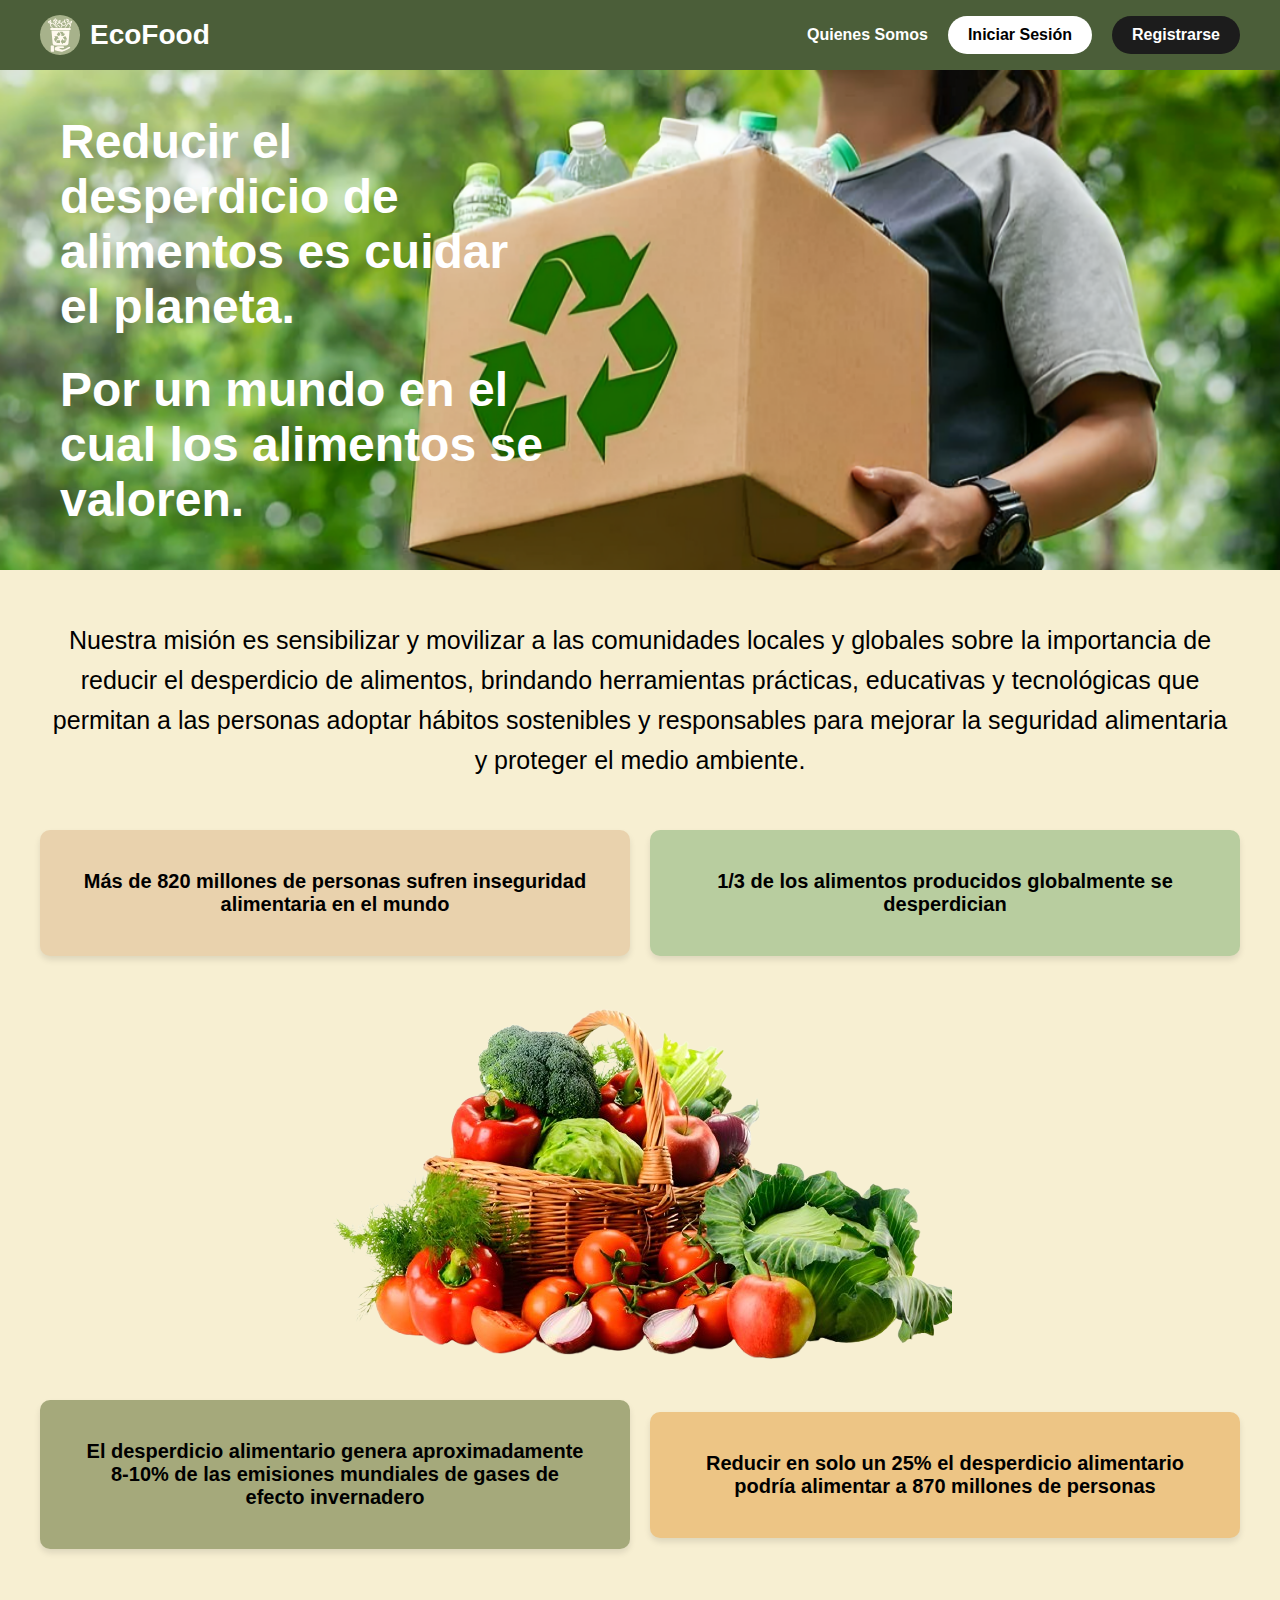
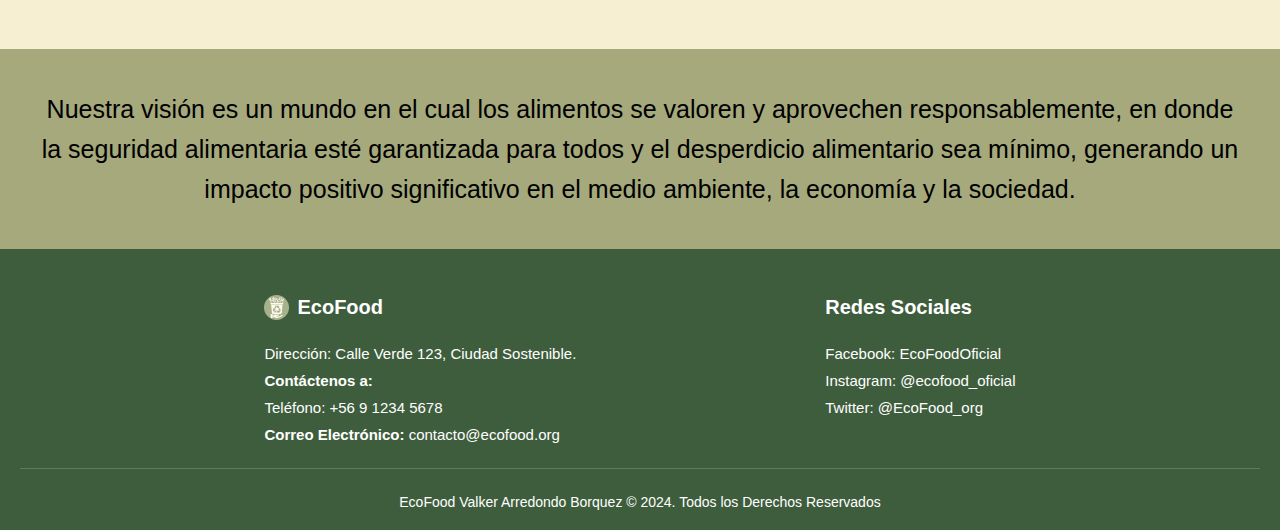
<file: Index.html>
<!DOCTYPE html>
<html lang="es">
<head>
  <meta charset="UTF-8">
  <title>EcoFood</title>
  <link rel="icon" href="Assets/img/IconoPestaña.ico">
  <link rel="stylesheet" href="css/Index.css">
</head>
<body>

  <header class="Barra-Nav">
    <div class="logo">
      <img src="Assets/img/Icono.svg" alt="Logo de EcoFood">
      <span>EcoFood</span>
    </div>
    <nav class="Links-Nav">
      <a href="Quienes Somos.html">Quienes Somos</a>
      <a href="Login.html" class="btn iniciar-sesion-btn">Iniciar Sesión</a>
      <a href="Registrar.html" class="btn registrar-btn">Registrarse</a>
    </nav>
  </header>

  <section class="banner">
    <div class="banner-texto">
      <h1>Reducir el desperdicio de alimentos es cuidar el planeta.</h1>
      <br>
      <h1>Por un mundo en el cual los alimentos se valoren.</h1>
    </div>
  </section>

  <div class="Texto1">
    <p>
      Nuestra misión es sensibilizar y movilizar a las comunidades locales y globales sobre la importancia de reducir el desperdicio de alimentos, brindando herramientas prácticas, educativas y tecnológicas que permitan a las personas adoptar hábitos sostenibles y responsables para mejorar la seguridad alimentaria y proteger el medio ambiente.
    </p>
  </div>

  <div class="DatosImagenCentral">
    <div class="dato dato-izq-arriba">
      Más de 820 millones de personas sufren inseguridad alimentaria en el mundo
    </div>
    <div class="dato dato-der-arriba">
      1/3 de los alimentos producidos globalmente se desperdician
    </div>

    <div class="ImagenCentral">
      <img src="Assets/img/Verduras2.png" alt="Datos sobre el desperdicio de comida">
    </div>

    <div class="dato dato-izq-abajo">
      El desperdicio alimentario genera aproximadamente 8-10% de las emisiones mundiales de gases de efecto invernadero
    </div>
    <div class="dato dato-der-abajo">
      Reducir en solo un 25% el desperdicio alimentario podría alimentar a 870 millones de personas
    </div>
  </div>


  <div class="Texto2">
    <p>
      Nuestra visión es un mundo en el cual los alimentos se valoren y aprovechen responsablemente, en donde la seguridad alimentaria esté garantizada para todos y el desperdicio alimentario sea mínimo, generando un impacto positivo significativo en el medio ambiente, la economía y la sociedad.
    </p>
  </div>


  <footer class="footer">
    <div class="footer-container">

      <div class="footer-section">
        <h2>
          <img src="Assets/img/Icono.svg" alt="Logo de EcoFood" class="logo-footer">
          EcoFood
        </h2>
        <p>Dirección: Calle Verde 123, Ciudad Sostenible.</p>
        <p><strong>Contáctenos a:</strong></p>
        <p>Teléfono: +56 9 1234 5678</p>
        <p><strong>Correo Electrónico:</strong> contacto@ecofood.org</p>
      </div>

      <div class="footer-section">
        <h3>Redes Sociales</h3>
        <p>Facebook: EcoFoodOficial</p>
        <p>Instagram: @ecofood_oficial</p>
        <p>Twitter: @EcoFood_org</p>
      </div>
    </div>

    <div class="footer-bottom">
      <p>EcoFood Valker Arredondo Borquez © 2024. Todos los Derechos Reservados</p>
    </div>
  </footer>
</body>
</html>
</file>
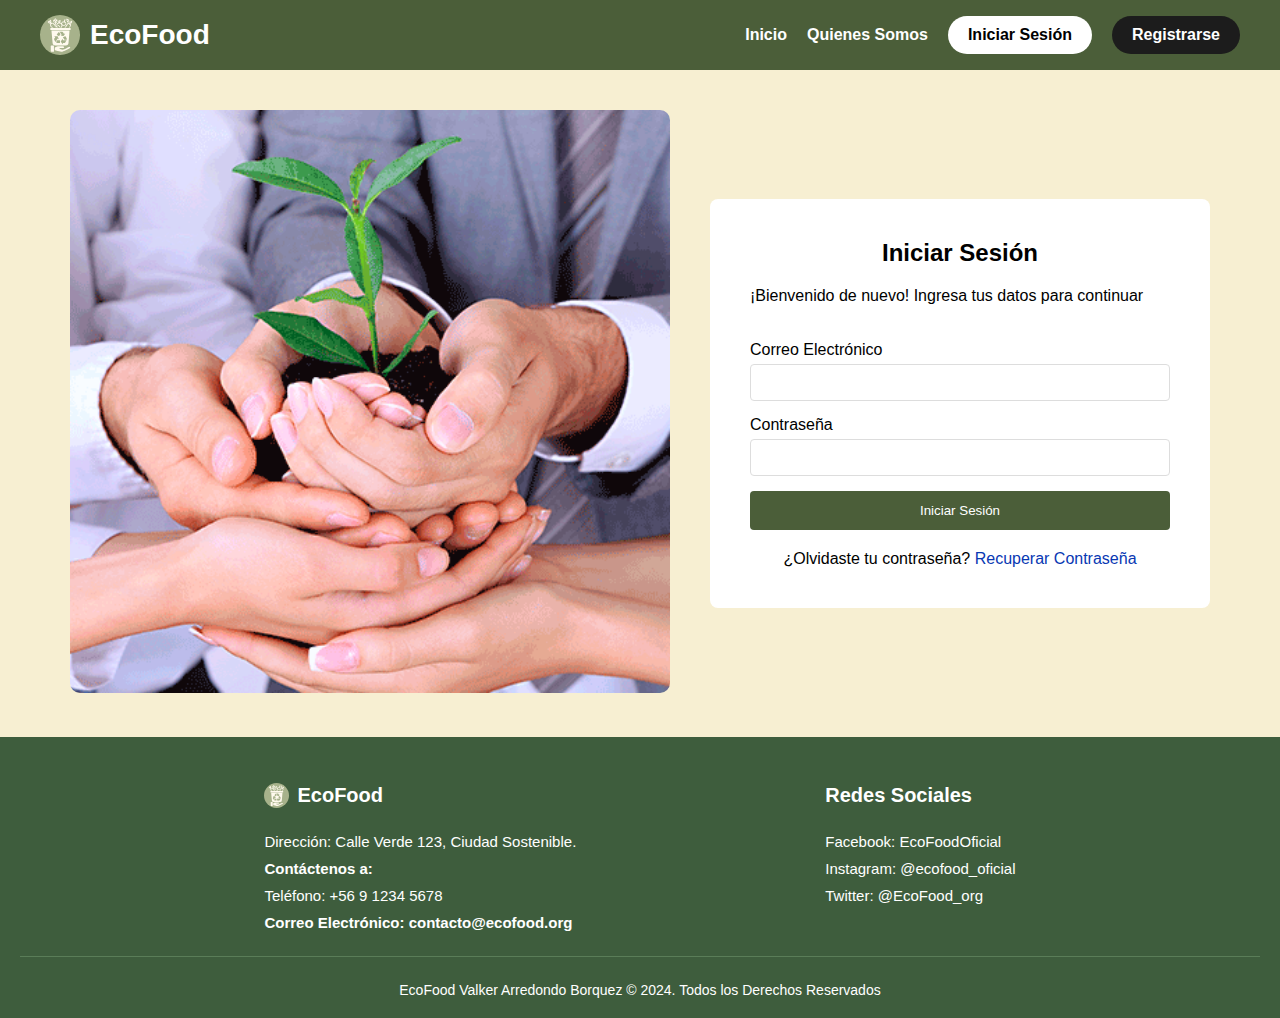
<file: Login.html>
<!DOCTYPE html>
<html lang="es">
<head>
    <meta charset="UTF-8">
    <title>Iniciar Sesión</title>
    <link rel="icon" href="Assets/img/IconoPestaña.ico">
    <link rel="stylesheet" href="css/Login.css">
</head>
<body>
    <header class="Barra-Nav">
        <div class="logo">
            <img src="Assets/img/Icono.svg" alt="Logo de EcoFood">
            <span>EcoFood</span>
        </div>
        <nav class="Links-Nav">
            <a href="Index.html">Inicio</a>
            <a href="Quienes Somos.html">Quienes Somos</a>
            <a href="Login.html" class="btn iniciar-sesion-btn">Iniciar Sesión</a>
            <a href="Registrar.html" class="btn registrar-btn">Registrarse</a>
        </nav>
    </header>

    <div class="contenedor-principal">
        <div class="imagen-fija">
            <img src="Assets/img/Sostenibilidad Iniciar Secion.png" alt="Imagen fija">
        </div>
        <div class="formulario-inicio-sesion">
            <h2>Iniciar Sesión</h2>
            <p>¡Bienvenido de nuevo! Ingresa tus datos para continuar</p>
            <br>
            <br>
            <form>
                <label for="email">Correo Electrónico</label>
                <input type="email" id="email" name="email" required>

                <label for="password">Contraseña</label>
                <input type="password" id="password" name="password" required>
                <button type="submit">Iniciar Sesión</button>
            </form>
            <p class="recuperar-contraseña-link">¿Olvidaste tu contraseña? <a href="RecuperarContraseña.html">Recuperar Contraseña</a></p>
        </div>
    </div>

    <footer class="footer">
        <div class="footer-container">
            <div class="footer-section">
                <h2>
                    <img src="Assets/img/Icono.svg" alt="Logo de EcoFood" class="logo-footer">
                    EcoFood
                </h2>
                <p>Dirección: Calle Verde 123, Ciudad Sostenible.</p>
                <p><strong>Contáctenos a:</strong></p>
                <p>Teléfono: +56 9 1234 5678</p>
                <p><strong>Correo Electrónico: contacto@ecofood.org</strong></p>
            </div>
            <div class="footer-section">
                <h3>Redes Sociales</h3>
                <p>Facebook: EcoFoodOficial</p>
                <p>Instagram: @ecofood_oficial</p>
                <p>Twitter: @EcoFood_org</p>
            </div>
        </div>
        <div class="footer-bottom">
            <p>EcoFood Valker Arredondo Borquez © 2024. Todos los Derechos Reservados</p>
        </div>
    </footer>
</body>
</html>
</file>
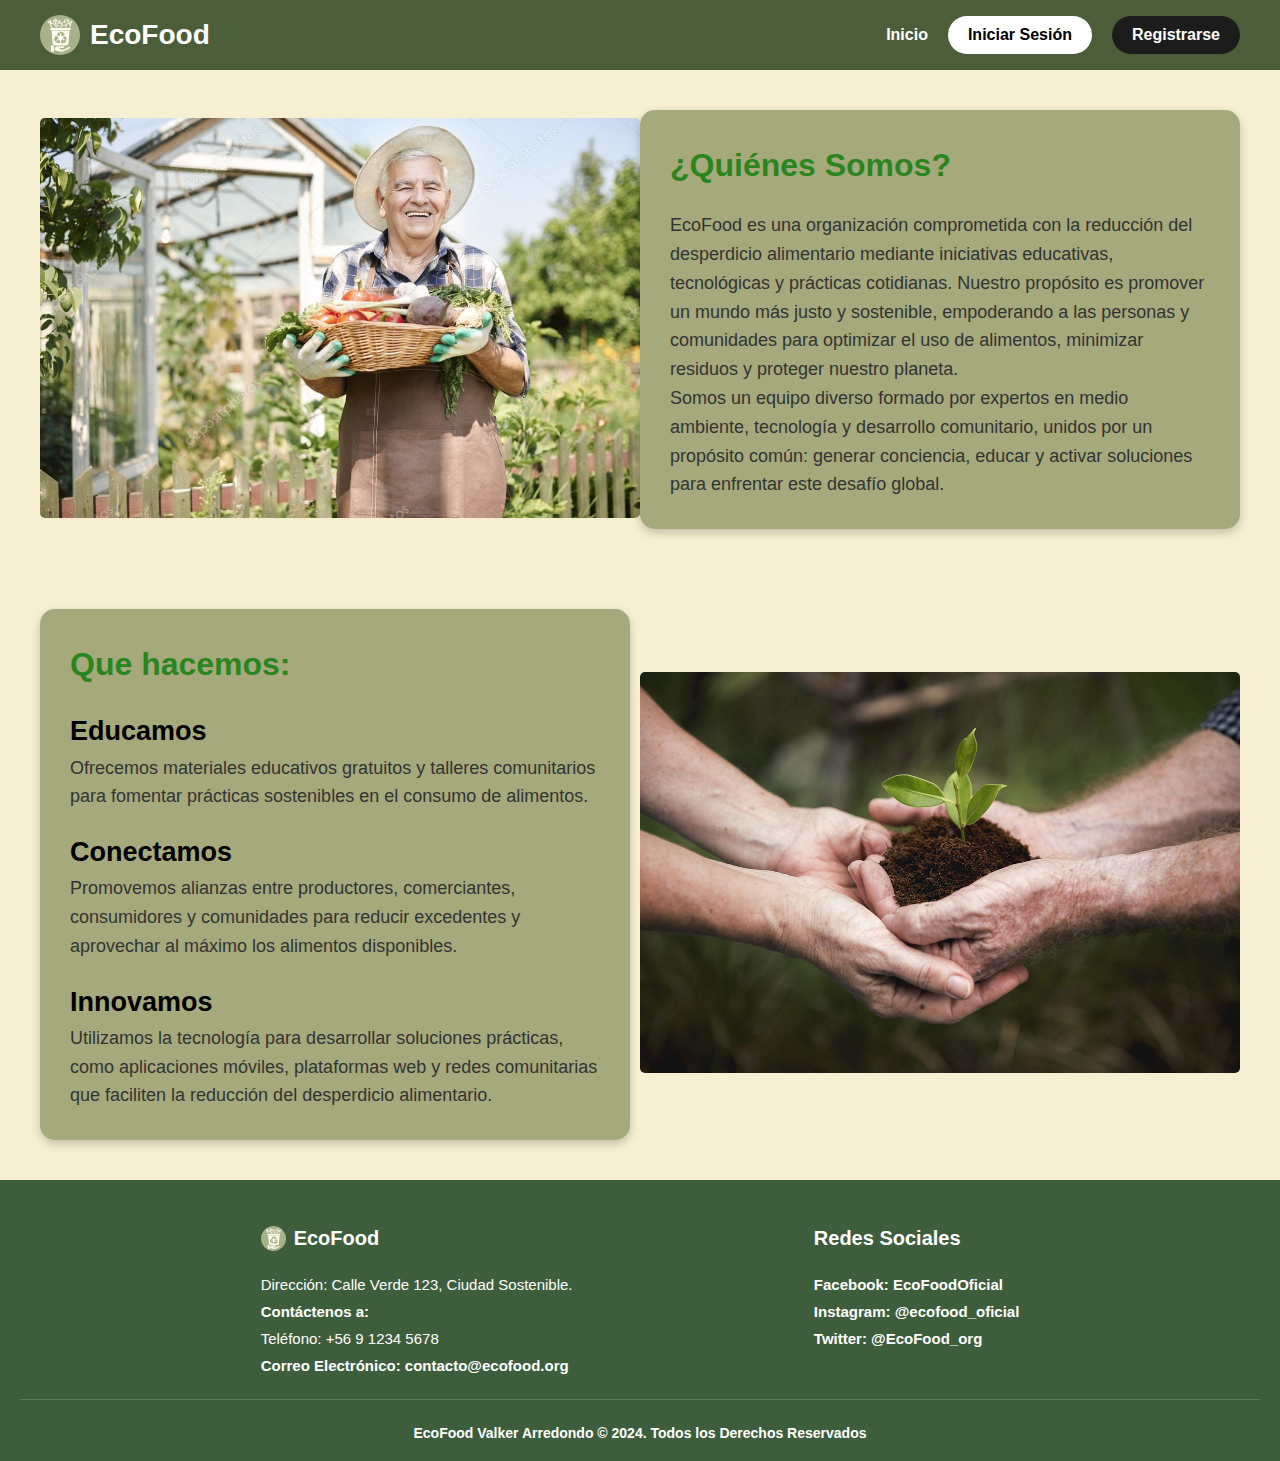
<file: Quienes Somos.html>
<!DOCTYPE html>
<html lang="es">
<head>
  <meta charset="UTF-8">
  <title>Quienes Somos</title>
  <link rel="icon" href="Assets/img/IconoPestaña.ico">
  <link rel="stylesheet" href="css/Quienes Somos.css">
</head>
<body>

  <header class="Barra-Nav">
    <div class="logo">
      <img src="Assets/img/Icono.svg" alt="Logo de EcoFood">
      <span>EcoFood</span>
    </div>
    <nav class="Links-Nav">
      <a href="Index.html">Inicio</a>  
      <a href="Login.html" class="btn iniciar-sesion-btn">Iniciar Sesión</a>
      <a href="Registrar.html" class="btn registrar-btn">Registrarse</a>  
    </nav> 
  </header>

  <div class="contenido-quienes-somos">
    <div class="imagen1">
      <img src="Assets/img/VegetalesAbuelito.jpg" alt="Imagen Agricultor">
    </div>
  
    <div class="texto-quienes-somos">
      <h1>¿Quiénes Somos?</h1>
      <p>
        EcoFood es una organización comprometida con la reducción del desperdicio alimentario mediante iniciativas educativas, tecnológicas y prácticas cotidianas. Nuestro propósito es promover un mundo más justo y sostenible, empoderando a las personas y comunidades para optimizar el uso de alimentos, minimizar residuos y proteger nuestro planeta.
      </p>
      <p>
        Somos un equipo diverso formado por expertos en medio ambiente, tecnología y desarrollo comunitario, unidos por un propósito común: generar conciencia, educar y activar soluciones para enfrentar este desafío global.
      </p>
    </div>
  </div>

  <div class="contenido-que-hacemos">
    <div class="imagen2">
      <img src="Assets/img/Sostenibilidad.jpeg" alt="imagen de sostenibilidad">
    </div>
  
    <div class="texto-que-hacemos">
      <h1>Que hacemos:</h1>
      <h2>Educamos</h2>
      <p>
        Ofrecemos materiales educativos gratuitos y talleres comunitarios para fomentar prácticas sostenibles en el consumo de alimentos.
      </p>
      <h2>Conectamos</h2>
      <p>
        Promovemos alianzas entre productores, comerciantes, consumidores y comunidades para reducir excedentes y aprovechar al máximo los alimentos disponibles.
      </p>
      <h2>Innovamos</h2>
      Utilizamos la tecnología para desarrollar soluciones prácticas, como aplicaciones móviles, plataformas web y redes comunitarias que faciliten la reducción del desperdicio alimentario.
    </div>
  </div>

  <footer class="footer">
    <div class="footer-container">

      <div class="footer-section">
        <h2>
          <img src="Assets/img/Icono.svg" alt="Logo de EcoFood" class="logo-footer">
          EcoFood
        </h2>
        <p>Dirección: Calle Verde 123, Ciudad Sostenible.</p>
        <p><strong>Contáctenos a:</strong></p>
        <p>Teléfono: +56 9 1234 5678</p>
        <p><strong>Correo Electrónico: contacto@ecofood.org</p>
      </div>
  

      <div class="footer-section">
        <h3>Redes Sociales</h3>
        <p>Facebook: EcoFoodOficial</p>
        <p>Instagram: @ecofood_oficial</p>
        <p>Twitter: @EcoFood_org</p>
      </div>
    </div>
  

    <div class="footer-bottom">
      <p>EcoFood Valker Arredondo © 2024. Todos los Derechos Reservados</p>
    </div>
  </footer>
  
</body>
</html>
</file>
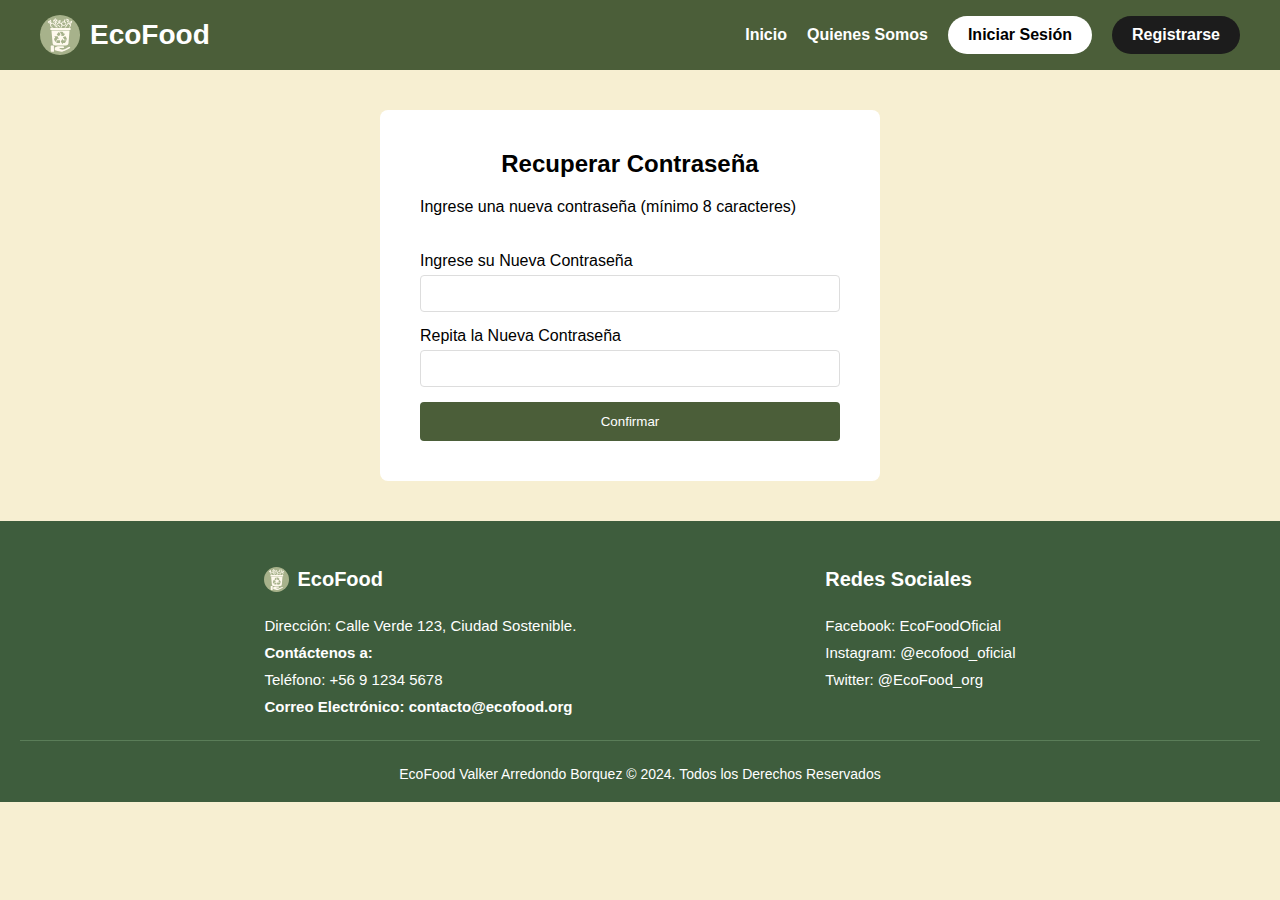
<file: RecuperarContraseña.html>
<!DOCTYPE html>
<html lang="es">
<head>
  <meta charset="UTF-8">
  <title>Recuperar Contraseña</title>
  <link rel="icon" href="Assets/img/IconoPestaña.ico">
  <link rel="stylesheet" href="css/RecuperarContraseña.css">
</head>
<body>

  <header class="Barra-Nav">
    <div class="logo">
      <img src="Assets/img/Icono.svg" alt="Logo de EcoFood">
      <span>EcoFood</span>
    </div>
    <nav class="Links-Nav">
      <a href="Index.html">Inicio</a>
      <a href="Quienes Somos.html">Quienes Somos</a>
      <a href="Login.html" class="btn iniciar-sesion-btn">Iniciar Sesión</a>
      <a href="Registrar.html" class="btn registrar-btn">Registrarse</a>
    </nav>
  </header>


  <div class="contenedor-principal">
    <div class="formulario-recuperar-contraseña">
      <h2>Recuperar Contraseña</h2>
      <p>Ingrese una nueva contraseña (mínimo 8 caracteres)</p>
      <br><br>
      <form>
        <label for="password">Ingrese su Nueva Contraseña</label>
        <input type="password" id="password" name="password" required>
  
        <label for="repetirPassword">Repita la Nueva Contraseña</label>
        <input type="password" id="repetirPassword" name="repetirPassword" required>
  
        <button type="submit">Confirmar</button>
      </form>
    </div>
  </div>


  <footer class="footer">
    <div class="footer-container">

      <div class="footer-section">
        <h2>
          <img src="Assets/img/Icono.svg" alt="Logo de EcoFood" class="logo-footer">
          EcoFood
        </h2>
        <p>Dirección: Calle Verde 123, Ciudad Sostenible.</p>
        <p><strong>Contáctenos a:</strong></p>
        <p>Teléfono: +56 9 1234 5678</p>
        <p><strong>Correo Electrónico: contacto@ecofood.org</strong></p>
      </div>

      <div class="footer-section">
        <h3>Redes Sociales</h3>
        <p>Facebook: EcoFoodOficial</p>
        <p>Instagram: @ecofood_oficial</p>
        <p>Twitter: @EcoFood_org</p>
      </div>
    </div>
    <div class="footer-bottom">
      <p>EcoFood Valker Arredondo Borquez © 2024. Todos los Derechos Reservados</p>
    </div>
  </footer>
</body>
</html>
</file>
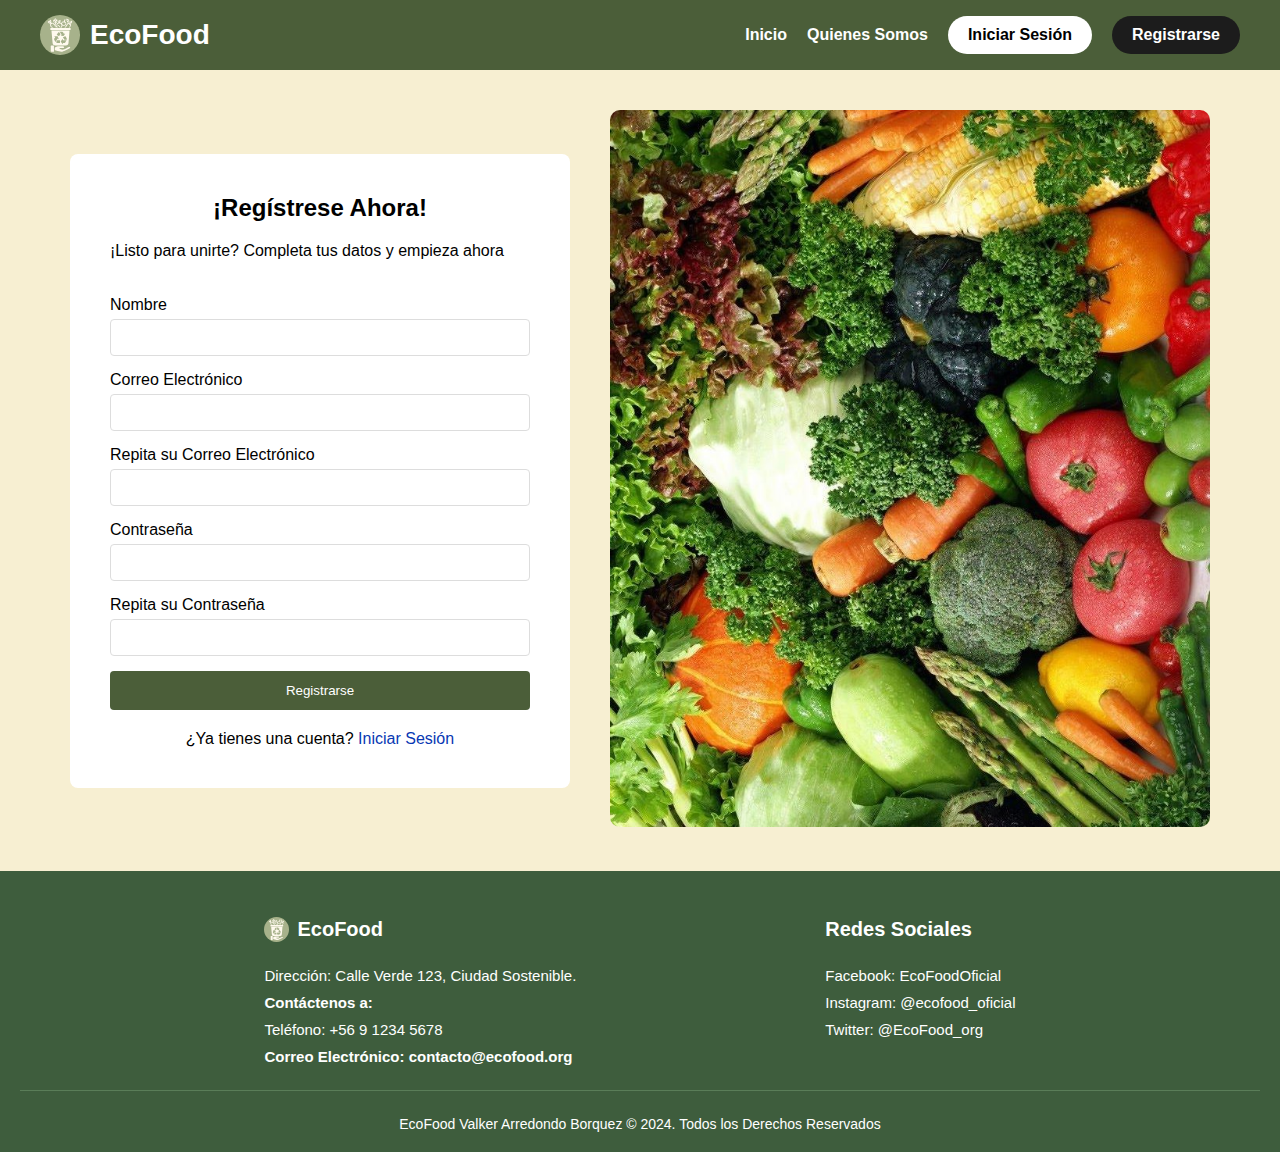
<file: Registrar.html>
<!DOCTYPE html>
<html lang="es">
<head>
  <meta charset="UTF-8">
  <title>Registrarse</title>
  <link rel="icon" href="Assets/img/IconoPestaña.ico">
  <link rel="stylesheet" href="css/Registrar.css">
</head>
<body>
  <header class="Barra-Nav">
    <div class="logo">
      <img src="Assets/img/Icono.svg" alt="Logo de EcoFood">
      <span>EcoFood</span>
    </div>
    <nav class="Links-Nav">
      <a href="Index.html">Inicio</a>
      <a href="Quienes Somos.html">Quienes Somos</a>
      <a href="Login.html" class="btn iniciar-sesion-btn">Iniciar Sesión</a>
      <a href="Registrar.html" class="btn registrar-btn">Registrarse</a>
    </nav>
  </header>

  <div class="contenedor-principal">
    <div class="formulario-registro">
      <h2>¡Regístrese Ahora!</h2>
      <p>¡Listo para unirte? Completa tus datos y empieza ahora</p>
      <br><br>
      <form>
        <label for="nombre">Nombre</label>
        <input type="text" id="nombre" name="nombre" required>

        <label for="email">Correo Electrónico</label>
        <input type="email" id="email" name="email" required>

        <label for="repetirEmail">Repita su Correo Electrónico</label>
        <input type="email" id="repetirEmail" name="repetirEmail" required>

        <label for="password">Contraseña</label>
        <input type="password" id="password" name="password" required>

        <label for="repetirPassword">Repita su Contraseña</label>
        <input type="password" id="repetirPassword" name="repetirPassword" required>

        <button type="submit">Registrarse</button>
      </form>

      <p class="iniciar-sesion-link">
        ¿Ya tienes una cuenta? <a href="Login.html">Iniciar Sesión</a>
      </p>
    </div>

    <div class="imagen-fija">
      <img src="Assets/img/VegetalesRegistro.jpg" alt="Imagen fija">
    </div>
  </div>

  <footer class="footer">
    <div class="footer-container">
      <div class="footer-section">
        <h2>
          <img src="Assets/img/Icono.svg" alt="Logo de EcoFood" class="logo-footer">
          EcoFood
        </h2>
        <p>Dirección: Calle Verde 123, Ciudad Sostenible.</p>
        <p><strong>Contáctenos a:</strong></p>
        <p>Teléfono: +56 9 1234 5678</p>
        <p><strong>Correo Electrónico: contacto@ecofood.org</strong></p>
      </div>

      <div class="footer-section">
        <h3>Redes Sociales</h3>
        <p>Facebook: EcoFoodOficial</p>
        <p>Instagram: @ecofood_oficial</p>
        <p>Twitter: @EcoFood_org</p>
      </div>
    </div>

    <div class="footer-bottom">
      <p>EcoFood Valker Arredondo Borquez © 2024. Todos los Derechos Reservados</p>
    </div>
  </footer>
</body>
</html>
</file>
<file: css/Index.css>
* {
  margin: 0;
  padding: 0;
  box-sizing: border-box;
}

body {
  background-color: #f7efd2;
  font-family: 'Arial', sans-serif;
}

/*la barra de navegación */
.Barra-Nav {
  background-color: #4b5e39;
  color: white;
  display: flex;
  justify-content: space-between;
  align-items: center;
  padding: 15px 40px;
}

/*logo */
.logo {
  display: flex;
  align-items: center;
}

.logo img {
  width: 40px;
  height: auto;
  margin-right: 10px;
}

.logo span {
  font-size: 28px;
  font-weight: bold;
}

/*menu de navegación */
.Links-Nav {
  display: flex;
  gap: 20px;
  align-items: center;
}

.Links-Nav a {
  text-decoration: none;
  color: white;
  font-weight: bold;
  transition: 0.3s ease;
}

/*botones */
.btn {
  padding: 10px 20px;
  border-radius: 30px;
  font-weight: bold;
  text-align: center;
}

.iniciar-sesion-btn {
  background-color: white;
  color: black !important;
}

.registrar-btn {
  background-color: #1c1c1c;
  color: white;
}

/*seccion del banner */
.banner {
  width: 100%;
  height: 500px; /* altura ajustable para que encaje */
  background-image: url("../Assets/img/Banner.png"); /* ruta de la imagen */
  background-size: cover;
  background-position: center;
  background-repeat: no-repeat;
  display: flex;
  align-items: center;
  justify-content: start;
  padding-left: 60px;
}

/*texto del baner */
.banner-texto {
  color: white;
  font-size: 24px;
  font-weight: bold;
  max-width: 40%;
}

/*texto de debajo del banner*/
.Texto1 {                    
  padding: 50px;
  text-align: center;
  font-size: 25px;
  line-height: 1.6;
}

.DatosImagenCentral {
  display: grid;
  grid-template-columns: 1fr 1fr;
  gap: 20px;
  max-width: 1200px;
  margin: 0 auto 100px auto;
  align-items: center;
  text-align: center;
  position: relative;
}

.ImagenCentral {
  grid-column: 1 / 3;
}

.ImagenCentral img {
  max-width: 100%;
  height: auto;
}

/*datos de la imagen central*/
.dato {
  background-color: #f2e3b9;
  padding: 40px;
  border-radius: 10px;
  font-size: 20px;
  box-shadow: 0 4px 6px rgba(0,0,0,0.1);
  font-weight: bold;
}

.dato-izq-arriba {
  grid-column: 1 / 2;
  background-color: #E9D2AD;
}

.dato-der-arriba {
  grid-column: 2 / 3;
  background-color: #B8CD9F;
}

.dato-izq-abajo {
  grid-column: 1 / 2;
  background-color: #A5A97B;
}

.dato-der-abajo {
  grid-column: 2 / 3;
  background-color: #EDC585;
}

.Texto2 {
  width: 100%;
  background-color: #A5A97B;
  padding: 40px;
  text-align: center;
  font-size: 25px;
  line-height: 1.6;
  box-sizing: border-box;
}

.footer {
  background-color: #3e5d3d;
  color: white;
  padding: 40px 20px 20px 20px;
  font-family: Arial, sans-serif;
}

.footer-container {
  display: flex;
  justify-content: space-around; /* espacio entre columnas */
  flex-wrap: wrap;
  max-width: 1000px; /* limita el ancho total */
  margin: 0 auto; /* centra el contenedor para que ocupe toda la pantalla */
}

.footer-section {
  max-width: 320px;
  font-size: 15px;
  line-height: 1.8;
  text-align: left; /* alinea el texto hacia la izquierda */
}

.footer-section h2, .footer-section h3 {
  display: flex;
  align-items: center;
  font-size: 20px;
  margin-bottom: 15px;
}

.logo-footer {
  height: 25px;
  margin-right: 8px;
}

.footer-section a {
  color: #b2e7b2;
  text-decoration: none;
  border-bottom: 1px solid #b2e7b2;
}

.footer-section a:hover {
  color: #ffffff;
  border-bottom: 1px solid white;
}

.footer-bottom {
  text-align: center;
  padding-top: 25px;
  border-top: 1px solid #5a7d58;
  font-size: 14px;
  margin-top: 20px;
}
</file>
<file: css/Login.css>
* {
  margin: 0;
  padding: 0;
  box-sizing: border-box;
}

body {
  background-color: #f7efd2;
  font-family: 'Arial', sans-serif;
}

.Barra-Nav {
  background-color: #4b5e39;
  color: white;
  display: flex;
  justify-content: space-between;
  align-items: center;
  padding: 15px 40px;
}

.logo {
  display: flex;
  align-items: center;
}

.logo img {
  width: 40px;
  height: auto;
  margin-right: 10px;
}

.logo span {
  font-size: 28px;
  font-weight: bold;
}

.Links-Nav {
  display: flex;
  gap: 20px;
  align-items: center;
}

.Links-Nav a {
  text-decoration: none;
  color: white;
  font-weight: bold;
  transition: 0.3s ease;
}

.btn {
  padding: 10px 20px;
  border-radius: 30px;
  font-weight: bold;
  text-align: center;
}

.iniciar-sesion-btn {
  background-color: white;
  color: black !important;
  display: inline-block;
  text-align: center;
}

.registrar-btn {
  background-color: #1c1c1c;
  color: white;
}

/* estilos del contenedor principal */
.contenedor-principal {
  display: flex;
  justify-content: center;
  align-items: center;
  padding: 40px;
}

/*formulario de inicio de sesión */
.formulario-inicio-sesion {
  background-color: white;
  padding: 40px;
  border-radius: 8px;
  width: 500px;
  margin-left: 20px;
}

.formulario-inicio-sesion h2 {
  text-align: center;
  margin-bottom: 20px;
  color: #000000;
}

.formulario-inicio-sesion label {
  display: block;
  margin-bottom: 5px;
  color: #000000;
}

.formulario-inicio-sesion input {
  width: 100%;
  padding: 10px;
  margin-bottom: 15px;
  border: 1px solid #ddd;
  border-radius: 4px;
  box-sizing: border-box;
}

.formulario-inicio-sesion button {
  background-color: #4b5e39;
  color: white;
  padding: 12px 20px;
  border: none;
  border-radius: 4px;
  cursor: pointer;
  width: 100%;
}

/*imagen fija */
.imagen-fija {
  margin-right: 20px;
}

.imagen-fija img {
  width: 600px;
  height: auto;
  border-radius: 10px;
}

/* link para recuperar la contraseña */
.recuperar-contraseña-link {
  text-align: center;
  margin-top: 20px;
  color: #000000;
}

.recuperar-contraseña-link a {
  color: #0838b3;
  text-decoration: none;
}

.recuperar-contraseña-link a:hover {
  text-decoration: underline;
}

/* footer */
.footer {
  background-color: #3e5d3d;
  color: white;
  padding: 40px 20px 20px 20px;
  font-family: Arial, sans-serif;
}

.footer-container {
  display: flex;
  justify-content: space-around;
  flex-wrap: wrap;
  max-width: 1000px;
  margin: 0 auto;
}

.footer-section {
  max-width: 320px;
  font-size: 15px;
  line-height: 1.8;
  text-align: left;
}

.footer-section h2, .footer-section h3 {
  display: flex;
  align-items: center;
  font-size: 20px;
  margin-bottom: 15px;
}

.logo-footer {
  height: 25px;
  margin-right: 8px;
}

.footer-section a {
  color: #b2e7b2;
  text-decoration: none;
  border-bottom: 1px solid #b2e7b2;
}

.footer-section a:hover {
  color: #ffffff;
  border-bottom: 1px solid white;
}

.footer-bottom {
  text-align: center;
  padding-top: 25px;
  border-top: 1px solid #5a7d58;
  font-size: 14px;
  margin-top: 20px;
}
</file>
<file: css/Quienes Somos.css>
* {
  margin: 0;
  padding: 0;
  box-sizing: border-box;
}

body {
  font-family: 'Arial', sans-serif;
  background-color: #f7efd2;
}

.Barra-Nav {
  background-color: #4b5e39;
  color: white;
  display: flex;
  justify-content: space-between;
  align-items: center;
  padding: 15px 40px;
}

.logo {
  display: flex;
  align-items: center;
}

.logo img {
  width: 40px;
  height: auto;
  margin-right: 10px; /* espacio de la imagen y el texto */
}

.logo span {
  font-size: 28px; /* mantiene el tamaño del texto */
  font-weight: bold;
}

.Links-Nav {
  display: flex;
  gap: 20px;
  align-items: center;
}

.Links-Nav a {
  text-decoration: none;
  color: white;
  font-weight: bold;
  transition: 0.3s ease;
}

/* botones */
.btn {
  padding: 10px 20px;
  border-radius: 30px;
  font-weight: bold;
  text-align: center;
}

.iniciar-sesion-btn {
  background-color: white;
  color: black !important; /* para forzar el color negro en el texto ya que me salia todo blanco*/
  display: inline-block; /* asegura que respete el padding */
  text-align: center;
}

.registrar-btn {
  background-color: #1c1c1c;
  color: white;
}

/*imagen y texto de quienes somos*/

.contenido-quienes-somos {
  display: flex;
  justify-content: space-between;
  align-items: center;
  padding: 40px;
}

.imagen1 img {
  width: 600px;
  height: auto;
  border-radius: 5px;
}

.texto-quienes-somos {
  flex: 1;
  max-width: 600px;
  font-size: 18px;
  line-height: 1.6;
  color: #333;
  background-color: #A5A97B; /* fondo del cuadro */
  padding: 30px; /* espacio interno */
  border-radius: 15px; /* esquinas redondeadas */
  box-shadow: 0 4px 10px rgba(0, 0, 0, 0.2); /* sombra para profundidad */
}

.texto-quienes-somos h1 {
  font-size: 32px;
  margin-bottom: 20px;
  color: #2a851e;
}

/*texto y imagen de que hacemos*/

.contenido-que-hacemos {
  display: flex;
  flex-direction: row-reverse; /* esto para invertir el orden imagen a la derecha */
  justify-content: space-between;
  align-items: center;
  padding: 40px;
}

.imagen2 {
  margin-left: 10px; /* espacio entre texto e imagen */
}

.imagen2 img {
  width: 600px;
  height: auto;
  border-radius: 5px;
}

.texto-que-hacemos {
  flex: 1;
  max-width: 600px;
  font-size: 18px;
  line-height: 1.6;
  color: #333;
  background-color: #A5A97B; /* fondo del cuadro */
  padding: 30px; /* espacio interno */
  border-radius: 15px; /* esquinas redondeadas */
  box-shadow: 0 4px 10px rgba(0, 0, 0, 0.2); /* sombra para profundidad */
}

.texto-que-hacemos h1 {
  font-size: 32px;
  margin-bottom: 20px;
  color: #2a851e;
}

.texto-que-hacemos h2 {
  margin-top: 20px;
  color: #000000;
}

/*el footer de copyright*/
.footer {
  background-color: #3e5d3d;
  color: white;
  padding: 40px 20px 20px 20px;
  font-family: Arial, sans-serif;
}

.footer-container {
  display: flex;
  justify-content: space-around; /* espacio entre columnas */
  flex-wrap: wrap;
  max-width: 1000px; /* limita el ancho total */
  margin: 0 auto; /* centra el contenedor para que ocupe toda la pantalla */
}

.footer-section {
  max-width: 320px;
  font-size: 15px;
  line-height: 1.8;
  text-align: left; /* alinea el texto hacia la izquierda */
}

.footer-section h2, .footer-section h3 {
  display: flex;
  align-items: center;
  font-size: 20px;
  margin-bottom: 15px;
}

.logo-footer {
  height: 25px;
  margin-right: 8px;
}

.footer-section a {
  color: #b2e7b2;
  text-decoration: none;
  border-bottom: 1px solid #b2e7b2;
}

.footer-section a:hover {
  color: #ffffff;
  border-bottom: 1px solid white;
}

.footer-bottom {
  text-align: center;
  padding-top: 25px;
  border-top: 1px solid #5a7d58;
  font-size: 14px;
  margin-top: 20px;
}
</file>
<file: css/RecuperarContraseña.css>
* {
  margin: 0;
  padding: 0;
  box-sizing: border-box;
}

body {
  background-color: #f7efd2;
  font-family: 'Arial', sans-serif;
}

.Barra-Nav {
  background-color: #4b5e39;
  color: white;
  display: flex;
  justify-content: space-between;
  align-items: center;
  padding: 15px 40px;
}

.logo {
  display: flex;
  align-items: center;
}

.logo img {
  width: 40px;
  height: auto;
  margin-right: 10px;
}

.logo span {
  font-size: 28px;
  font-weight: bold;
}

.Links-Nav {
  display: flex;
  gap: 20px;
  align-items: center;
}

.Links-Nav a {
  text-decoration: none;
  color: white;
  font-weight: bold;
  transition: 0.3s ease;
}

.btn {
  padding: 10px 20px;
  border-radius: 30px;
  font-weight: bold;
  text-align: center;
}

.iniciar-sesion-btn {
  background-color: white;
  color: black !important;
  display: inline-block;
  text-align: center;
}

.registrar-btn {
  background-color: #1c1c1c;
  color: white;
}

/*estilos del contenedor principal*/
.contenedor-principal {
  display: flex;
  justify-content: center;
  align-items: center;
  padding: 40px;
}

/*formulario de recuperar contraseña*/
.formulario-recuperar-contraseña {
  background-color: white;
  padding: 40px;
  border-radius: 8px;
  width: 500px;
  margin-right: 20px;
}

.formulario-recuperar-contraseña h2 {
  text-align: center;
  margin-bottom: 20px;
  color: #000000;
}

.formulario-recuperar-contraseña label {
  display: block;
  margin-bottom: 5px;
  color: #000000;
}

.formulario-recuperar-contraseña input {
  width: 100%;
  padding: 10px;
  margin-bottom: 15px;
  border: 1px solid #ddd;
  border-radius: 4px;
  box-sizing: border-box;
}

.formulario-recuperar-contraseña button {
  background-color: #4b5e39;
  color: white;
  padding: 12px 20px;
  border: none;
  border-radius: 4px;
  cursor: pointer;
  width: 100%;
}

/*footer*/
.footer {
  background-color: #3e5d3d;
  color: white;
  padding: 40px 20px 20px 20px;
  font-family: Arial, sans-serif;
}

.footer-container {
  display: flex;
  justify-content: space-around;
  flex-wrap: wrap;
  max-width: 1000px;
  margin: 0 auto;
}

.footer-section {
  max-width: 320px;
  font-size: 15px;
  line-height: 1.8;
  text-align: left;
}

.footer-section h2,
.footer-section h3 {
  display: flex;
  align-items: center;
  font-size: 20px;
  margin-bottom: 15px;
}

.logo-footer {
  height: 25px;
  margin-right: 8px;
}

.footer-section a {
  color: #b2e7b2;
  text-decoration: none;
  border-bottom: 1px solid #b2e7b2;
}

.footer-section a:hover {
  color: #ffffff;
  border-bottom: 1px solid white;
}

.footer-bottom {
  text-align: center;
  padding-top: 25px;
  border-top: 1px solid #5a7d58;
  font-size: 14px;
  margin-top: 20px;
}
</file>
<file: css/Registrar.css>
* {
  margin: 0;
  padding: 0;
  box-sizing: border-box;
}

body {
  background-color: #f7efd2;
  font-family: 'Arial', sans-serif;
}

.Barra-Nav {
  background-color: #4b5e39;
  color: white;
  display: flex;
  justify-content: space-between;
  align-items: center;
  padding: 15px 40px;
}

.logo {
  display: flex;
  align-items: center;
}

.logo img {
  width: 40px;
  height: auto;
  margin-right: 10px;
}

.logo span {
  font-size: 28px;
  font-weight: bold;
}

.Links-Nav {
  display: flex;
  gap: 20px;
  align-items: center;
}

.Links-Nav a {
  text-decoration: none;
  color: white;
  font-weight: bold;
  transition: 0.3s ease;
}

.btn {
  padding: 10px 20px;
  border-radius: 30px;
  font-weight: bold;
  text-align: center;
}

.iniciar-sesion-btn {
  background-color: white;
  color: black !important;
  display: inline-block;
  text-align: center;
}

.registrar-btn {
  background-color: #1c1c1c;
  color: white;
}

/* estilos del contenedor principal */
.contenedor-principal {
  display: flex;
  justify-content: center;
  align-items: center;
  padding: 40px;
}

/* estilos del formulario de registro */
.formulario-registro {
  background-color: white;
  padding: 40px;
  border-radius: 8px;
  width: 500px;
  margin-right: 20px;
}

.formulario-registro h2 {
  text-align: center;
  margin-bottom: 20px;
  color: #000000;
}

.formulario-registro label {
  display: block;
  margin-bottom: 5px;
  color: #000000;
}

.formulario-registro input {
  width: 100%;
  padding: 10px;
  margin-bottom: 15px;
  border: 1px solid #ddd;
  border-radius: 4px;
  box-sizing: border-box;
}

.formulario-registro button {
  background-color: #4b5e39;
  color: white;
  padding: 12px 20px;
  border: none;
  border-radius: 4px;
  cursor: pointer;
  width: 100%;
}

/* estilo de la imagen */
.imagen-fija {
  margin-left: 20px;
}

.imagen-fija img {
  width: 600px;
  height:auto;
  border-radius: 10px;
}

/*enlace para inicio de sesión */
.iniciar-sesion-link {
  text-align: center;
  margin-top: 20px;
  color: #000000;
}

.iniciar-sesion-link a {
  color: #0838b3;
  text-decoration: none;
}

.iniciar-sesion-link a:hover {
  text-decoration: underline;
}

/* footer */
.footer {
  background-color: #3e5d3d;
  color: white;
  padding: 40px 20px 20px 20px;
  font-family: Arial, sans-serif;
}

.footer-container {
  display: flex;
  justify-content: space-around;
  flex-wrap: wrap;
  max-width: 1000px;
  margin: 0 auto;
}

.footer-section {
  max-width: 320px;
  font-size: 15px;
  line-height: 1.8;
  text-align: left;
}

.footer-section h2, .footer-section h3 {
  display: flex;
  align-items: center;
  font-size: 20px;
  margin-bottom: 15px;
}

.logo-footer {
  height: 25px;
  margin-right: 8px;
}

.footer-section a {
  color: #b2e7b2;
  text-decoration: none;
  border-bottom: 1px solid #b2e7b2;
}

.footer-section a:hover {
  color: #ffffff;
  border-bottom: 1px solid white;
}

.footer-bottom {
  text-align: center;
  padding-top: 25px;
  border-top: 1px solid #5a7d58;
  font-size: 14px;
  margin-top: 20px;
}
</file>
